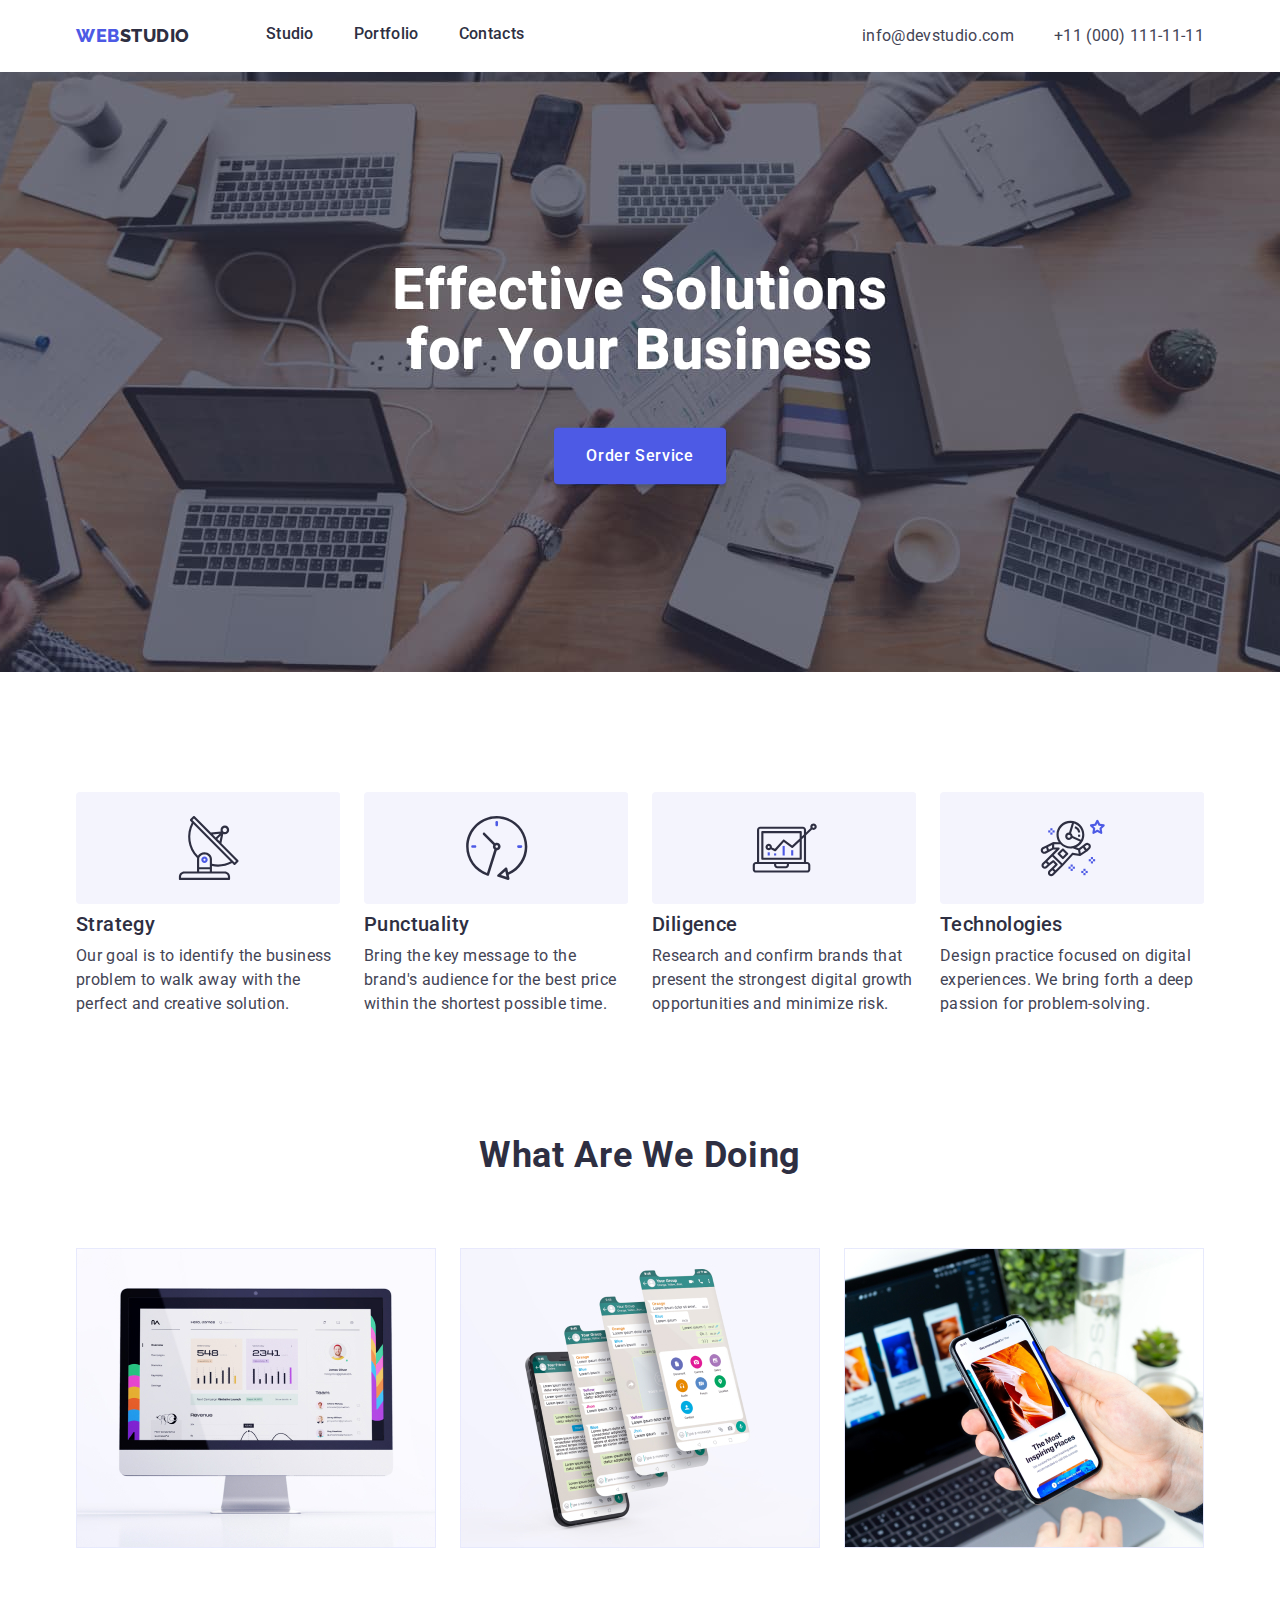
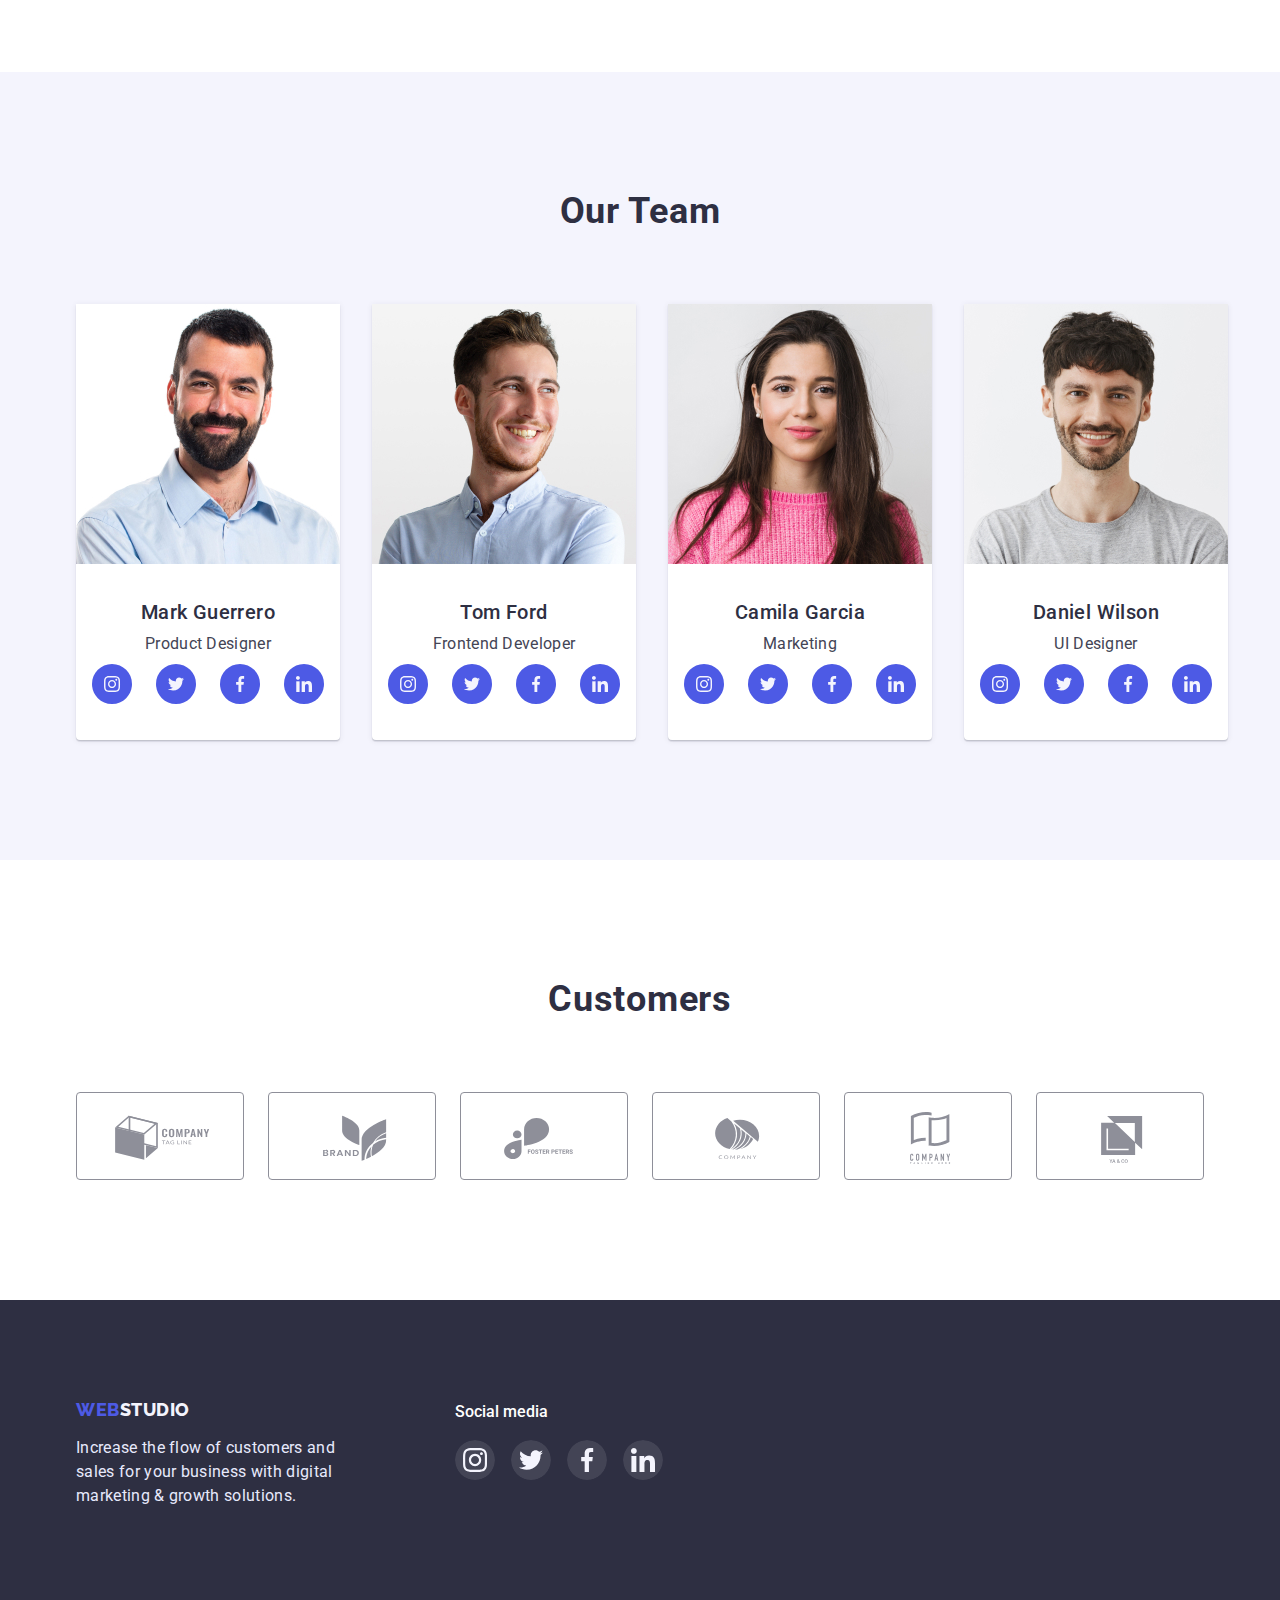
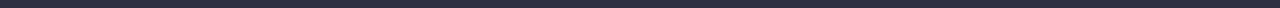
<file: index.html>
<!DOCTYPE html>
<html lang="en">
  <head>
    <meta charset="UTF-8" />
    <meta http-equiv="X-UA-Compatible" content="IE=edge" />
    <meta name="viewport" content="width=device-width, initial-scale=1.0" />
    <title>Document</title>
    <link
      href="https://fonts.googleapis.com/css2?family=Raleway:wght@800&family=Roboto:wght@400;500;700;900&display=swap"
      rel="stylesheet"
    />
 <link rel="stylesheet" href="https://cdnjs.cloudflare.com/ajax/libs/modern-normalize/1.1.0/modern-normalize.min.css ">
 <link rel="stylesheet" href="./css/styles.css" />
  </head>
  <body>
    <!-- Шапка -->
    <header>
      <div class="container header-box">
      <a href="./" class="logo link"
        ><span class="logo-web">WEB</span
        ><span class="logo-studio">STUDIO</span></a
      >
      <nav>
        <ul class="site-nav list">
          <li><a href="./index.html" class="nav-link link">Studio</a></li>
          <li>
            <a href="./portfolio.html" class="nav-link link">Portfolio</a>
          </li>
          <li><a href="" class="nav-link link">Contacts</a></li>
        </ul>
      </nav>
      <ul class="site-contacts list">
        <li>
          <a href="mailto:info@devstudio.com" class="contacts-link link"
            >info@devstudio.com</a
          >
        </li>
        <li>
          <a href="tel:+110001111111" class="contacts-link link"
            >+11 (000) 111-11-11</a
          >
        </li>
      </ul>
    </div>
    </header>
    <main>
      <!-- Главный заголовок -->
      <section class="hero" >
        <div class="container">
        <h1 class="hero-title">Effective Solutions <br> for Your Business</h1>
        <button type="button" class="hero-button">Order Service</button>
      </section>
      <!-- Скилы -->
      <section class="skills">
        <div class="container skills-box">
        <h2 hidden>Beneficiary</h2>
        <ul class="skills-list list">
          <li class="strategy-icon">
            <div class="skills-thumb">
              <svg  class="skills-icon">
                <use href="./images/icons.svg#icon-one"></use>
            </svg>
            </div>
            <h3 class="skills-title">Strategy</h3>
            <p class="skills-text">
              Our goal is to identify the business problem to walk away with the
              perfect and creative solution.
            </p>
          </li>
          <li class="punctuality-icon">
            <div class="skills-thumb">
              <svg class="skills-icon">
                <use href="./images/icons.svg#icon-two"></use>
            </svg>
            </div>
            <h3 class="skills-title">Punctuality</h3>
            <p class="skills-text">
              Bring the key message to the brand's audience for the best price
              within the shortest possible time.
            </p>
          </li>
          <li class="diligence-icon">
            <div class="skills-thumb">
              <svg class="skills-icon">
                <use href="./images/icons.svg#icon-three"></use>
            </svg>
            </div>
            <h3 class="skills-title">Diligence</h3>
            <p class="skills-text">
              Research and confirm brands that present the strongest digital
              growth opportunities and minimize risk.
            </p>
          </li>
          <li class="technologies-icon">
            <div class="skills-thumb">
              <svg class="skills-icon">
                <use href="./images/icons.svg#icon-four"></use>
            </svg>
            </div>
            <h3 class="skills-title">Technologies</h3>
            <p class="skills-text">
              Design practice focused on digital experiences. We bring forth a
              deep passion for problem-solving.
            </p>
          </li>
        </ul>
      </div>
      </section>
      <!-- What are we doing -->
      <section class="presentation">
        <div class="container">
        <h2 class="presentation-title">What are we doing</h2>
        <ul class="list presentation-list">
          <li>
            <img src="./images/img.jpg" alt="foto" width="360" height="300" />
          </li>
          <li>
            <img src="./images/img1.jpg" alt="foto" width="360" height="300" />
          </li>
          <li>
            <img src="./images/img2.jpg" alt="foto" width="360" height="300" />
          </li>
        </ul>
      </div>
      </section>
      <section class="team">
        <div class="container">
        <h2 class="team-hero">Our Team</h2>
        <ul class="team-list list">
          <li class="working-list">
            <img src="./images/mark.jpg" alt="foto" width="264" height="260" />
            <div class="card">
              <h3 class="team-title">Mark Guerrero</h3>
              <p class="team-text">Product Designer</p>
              <ul class="social-list list">
                <li class="team-social">
                  <a href="">
                   <svg class="icon">
                   <use href="./images/icons.svg#instagram"></use>
                 </svg>
               </a>
               </li>
               <li class="team-social">
                   <a href="">
                       <svg class="icon">
                           <use href="./images/icons.svg#twiter"></use>
                       </svg>
                   </a>
               </li>
               <li class="team-social">
                   <a href="">
                       <svg class="icon">
                           <use href="./images/icons.svg#facebook"></use>
                       </svg>
                   </a>
               </li>
               <li class="team-social">
                   <a href="">
                       <svg class="icon">
                           <use href="./images/icons.svg#in"></use>
                         </svg>
                   </a>
               </li>
              </ul>
            </div>
          </li>
          <li class="working-list">
            <img src="./images/tom.jpg" alt="foto" width="264" height="260"/>
            <div class="card">
              <h3 class="team-title">Tom Ford</h3>
              <p class="team-text">Frontend Developer</p>
              <ul class="social-list list">
                <li class="team-social">
                  <a href="">
                   <svg class="icon">
                   <use href="./images/icons.svg#instagram"></use>
                 </svg>
               </a>
               </li>
               <li class="team-social">
                   <a href="">
                       <svg class="icon">
                           <use href="./images/icons.svg#twiter"></use>
                       </svg>
                   </a>
               </li>
               <li class="team-social">
                   <a href="">
                       <svg class="icon">
                           <use href="./images/icons.svg#facebook"></use>
                       </svg>
                   </a>
               </li>
               <li class="team-social">
                   <a href="">
                       <svg class="icon">
                           <use href="./images/icons.svg#in"></use>
                         </svg>
                   </a>
               </li>
              </ul>
            </div>
          </li>
          <li class="working-list">
            <img src="./images/camila.jpg" alt="foto"width="264" height="260"/>
           <div class="card">
            <h3 class="team-title">Camila Garcia</h3>
            <p class="team-text">Marketing</p>
            <ul class="social-list list">
              <li class="team-social">
                <a href="">
                 <svg class="icon">
                 <use href="./images/icons.svg#instagram"></use>
               </svg>
             </a>
             </li>
             <li class="team-social">
                 <a href="">
                     <svg class="icon">
                         <use href="./images/icons.svg#twiter"></use>
                     </svg>
                 </a>
             </li>
             <li class="team-social">
                 <a href="">
                     <svg class="icon">
                         <use href="./images/icons.svg#facebook"></use>
                     </svg>
                 </a>
             </li>
             <li class="team-social">
                 <a href="">
                     <svg class="icon">
                         <use href="./images/icons.svg#in"></use>
                       </svg>
                 </a>
             </li>
            </ul>
           </div>
          </li>
          <li class="working-list">
            <img src="./images/daniel.jpg"alt="foto"width="264"height="260"/>
            <div class="card" class="working-list">
              <h3 class="team-title">Daniel Wilson</h3>
              <p class="team-text">UI Designer</p>
              <ul class="social-list list">
                <li class="team-social">
                    <a href="">
                     <svg class="icon">
                     <use href="./images/icons.svg#instagram"></use>
                   </svg>
                 </a>
                 </li>
                 <li class="team-social">
                     <a href="">
                         <svg class="icon">
                             <use href="./images/icons.svg#twiter"></use>
                         </svg>
                     </a>
                 </li>
                 <li class="team-social">
                     <a href="">
                         <svg class="icon">
                             <use href="./images/icons.svg#facebook"></use>
                         </svg>
                     </a>
                 </li>
                 <li class="team-social">
                     <a href="">
                         <svg class="icon">
                             <use href="./images/icons.svg#in"></use>
                           </svg>
                     </a>
                 </li>
              </ul>
            </div> 
          </li>
        </ul>
      </div>
      </section>
      <section class="costumers">
        <div class="container">
      <h2 class="costumers-title">Customers</h2>
<ul class="costomers-list list">
  <li class="costomers-li">
    <a href="" class="costomers-link">
<svg class="costomers-icon">
  <use href="./images/icons.svg#client-six"></use>
</svg>
    </a>
  </li>
  <li>
    <a href="" class="costomers-link">
<svg class="costomers-icon">
  <use href="./images/icons.svg#client-five"></use>
</svg>
    </a></li>
  <li>
    <a href="" class="costomers-link">
<svg class="costomers-icon">
  <use href="./images/icons.svg#client-four"></use>
</svg>
    </a>
  </li>
  <li>
    <a href="" class="costomers-link">
<svg class="costomers-icon">
  <use href="./images/icons.svg#client-three"></use>
</svg>
    </a>
  </li>
  <li>
    <a href="" class="costomers-link">
<svg class="costomers-icon">
  <use href="./images/icons.svg#client-two"></use>
</svg>
    </a>
  </li>
  <li>
    <a href="" class="costomers-link">
<svg class="costomers-icon">
  <use href="./images/icons.svg#client-one"></use>
</svg>
    </a>
  </li>
</ul>
    </div>
      </section>
    </main>
    <footer class="footer">
      <div class="container footer-box">
        <div>
      <a href="./" class="footer-logo link"
        ><span class="footer-web">WEB</span
        ><span class="footer-studio">STUDIO</span></a
      >
      <p class="footer-text">
        Increase the flow of customers and <br />
        sales for your business with digital <br />
        marketing & growth solutions.
      </p>
    </div>
    <div>
    <h2 class="footer-title">Social media</h2>
    <ul class="social-footer list">
      <li><a href="" class="link">
        <svg class="footer-icon">
          <use href="./images/icons.svg#footer-instagram"></use>
        </svg>
      </a>
      </li>
      <li><a href="">
        <svg class="footer-icon">
          <use href="./images/icons.svg#footer-twiter"></use>
        </svg>
      </a>
      </li>
      <li><a href="">
        <svg class="footer-icon">
          <use href="./images/icons.svg#footer-facebook"></use>
        </svg>
      </a>
      </li>
      <li><a href="">
        <svg class="footer-icon">
          <use href="./images/icons.svg#footer-in"></use>
        </svg>
      </a>
      </li>
    </ul>
  </div>
    </div>
    </footer>
  </body>
</html>
</file>
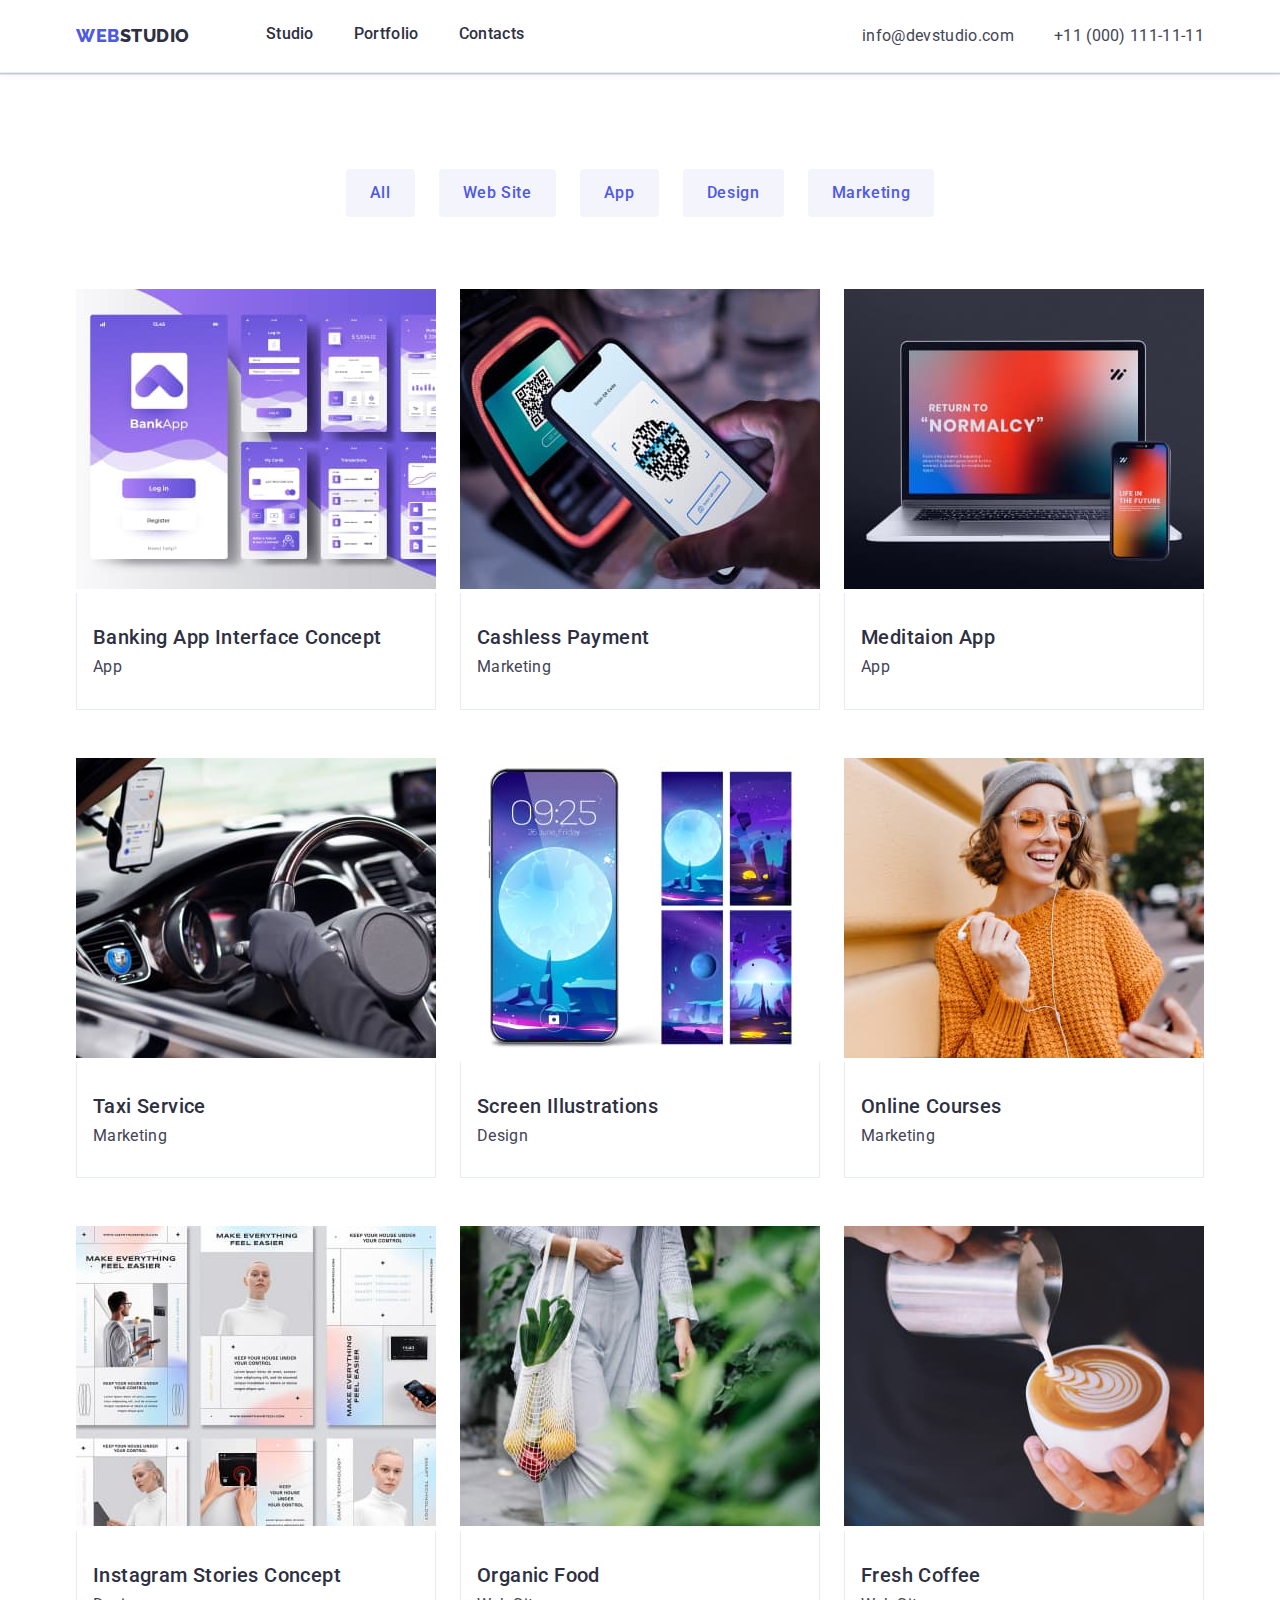
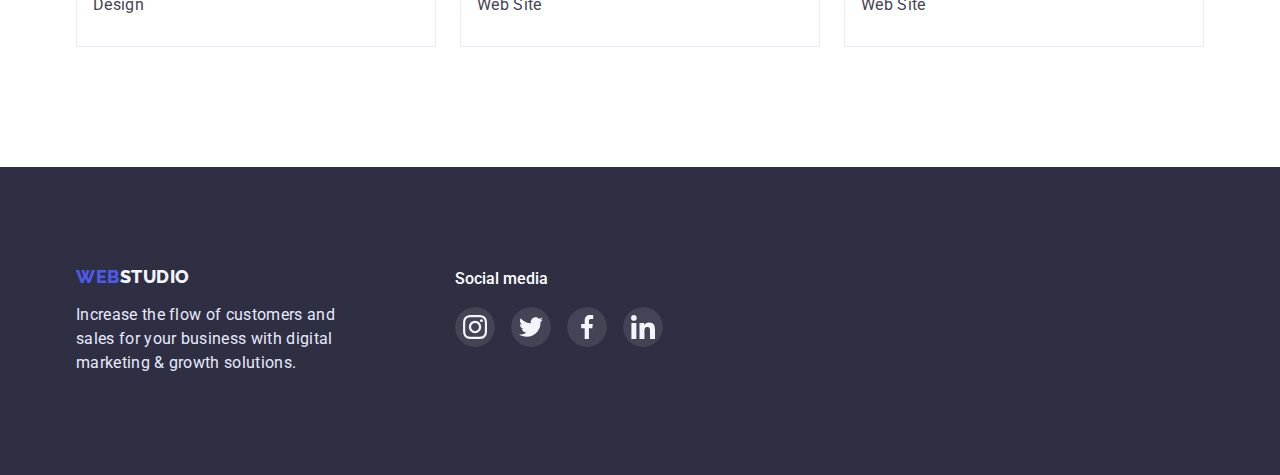
<file: portfolio.html>
<!DOCTYPE html>
<html lang="en">
  <head>
    <meta charset="UTF-8" />
    <meta http-equiv="X-UA-Compatible" content="IE=edge" />
    <meta name="viewport" content="width=device-width, initial-scale=1.0" />
    <title>Document</title>
    <link
      href="https://fonts.googleapis.com/css2?family=Raleway:wght@800&family=Roboto:wght@400;500;700;900&display=swap"
      rel="stylesheet"
    />
    <link
      rel="stylesheet"
      href="https://cdnjs.cloudflare.com/ajax/libs/modern-normalize/1.1.0/modern-normalize.min.css"
    />
    <link rel="stylesheet" href="./css/styles.css" />
  </head>
  <body>
    <!-- Шапка -->
    <header class="header">
      <div class="container header-box">
      <a href="./" class="logo link"
        ><span class="logo-web">WEB</span
        ><span class="logo-studio">STUDIO</span></a
      >
      <nav>
        <ul class="site-nav list">
          <li><a href="./index.html" class="nav-link link">Studio</a></li>
          <li>
            <a href="./portfolio.html" class="nav-link link">Portfolio</a>
          </li>
          <li><a href="" class="nav-link link">Contacts</a></li>
        </ul>
      </nav>
      <ul class="site-contacts list">
        <li>
          <a href="mailto:info@devstudio.com" class="contacts-link link"
            >info@devstudio.com</a
          >
        </li>
        <li>
          <a href="tel:+110001111111" class="contacts-link link"
            >+11 (000) 111-11-11</a
          >
        </li>
      </ul>
    </div>
    </header>
    <main>
      <section class="porfolio-main">
        <div class="container">
        <h1 hidden>List of works</h1>
        <ul class="filters-list list">
          <li class="item">
            <button type="button" class="filters-button button">All</button>
          </li>
          <li class="item">
            <button type="button" class="filters-button button">Web Site</button>
          </li>
          <li class="item">
            <button type="button" class="filters-button button">App</button>
          </li>
          <li class="item">
            <button type="button" class="filters-button button">Design</button>
          </li>
          <li class="item">
            <button type="button" class="filters-button button"> Marketing</button>
          </li>
        </ul>
      </div>
      <div class="container">
        <ul class="portfolio-list list">
          <li class="porfolio-li">
            <a href="" class="portfolio-link link">
              <img src="./images/portfoliofoto2.jpg"alt="photo of works"width="360"height="300"/>
              <div class="portfolio-box">
                <h2 class="portfolio-title">Banking App Interface Concept</h2>
                <p class="portfolio-text">App</p>
              </div>
            </a>
          </li>
          <li class="porfolio-li">
            <a href="" class="portfolio-link link">
              <img src="./images/portfolio1.jpg"alt="photo of works"width="360"height="300"/>
              <div class="portfolio-box">              
                <h2 class="portfolio-title">Cashless Payment</h2>
                <p class="portfolio-text">Marketing</p>
              </div>
            </a>
          </li>
          <li class="porfolio-li">
            <a href="" class="portfolio-link link">
              <img
                src="./images/portfoliofoto.jpg"
                alt="photo of works"
                width="360"
                height="300"
              />
              <div class="portfolio-box">              
                <h2 class="portfolio-title">Meditaion App</h2>
                <p class="portfolio-text">App</p>
              </div>
            </a>
          </li>
          <li class="porfolio-li">
            <a href="" class="portfolio-link link">
              <img
                src="./images/portfoliofoto3.jpg"
                alt="photo of works"
                width="360"
                height="300"
              />
              <div class="portfolio-box">              
                <h2 class="portfolio-title">Taxi Service</h2>
                <p class="portfolio-text">Marketing</p>
              </div>
            </a>
          </li>
          <li class="porfolio-li">
            <a href="" class="portfolio-link link">
              <img
                src="./images/portfoliofoto4.jpg"
                alt="photo of works"
                width="360"
                height="300"
              />
              <div class="portfolio-box">              
                <h2 class="portfolio-title">Screen Illustrations</h2>
                <p class="portfolio-text">Design</p>
              </div>
            </a>
          </li>
          <li class="porfolio-li">
            <a href="" class="portfolio-link link">
              <img
                src="./images/portfoliofoto5.jpg"
                alt="photo of works"
                width="360"
                height="300"
              />
              <div class="portfolio-box">              
                <h2 class="portfolio-title">Online Courses</h2>
                <p class="portfolio-text">Marketing</p>
              </div>
            </a>
          </li>
          <li class="porfolio-li">
            <a href="" class="portfolio-link link">
              <img
                src="./images/portfoliofoto6.jpg"
                alt="photo of works"
                width="360"
                height="300"
              />
              <div class="portfolio-box">
              <h2 class="portfolio-title">Instagram Stories Concept</h2>
              <p class="portfolio-text">Design</p>
            </div>
            </a>
          </li>
          <li class="porfolio-li">
            <a href="" class="portfolio-link link">
              <img
                src="./images/portfoliofoto7.jpg"
                alt="photo of works"
                width="360"
                height="300"
              />
            <div class="portfolio-box">
              <h2 class="portfolio-title">Organic Food</h2>
              <p class="portfolio-text">Web Site</p>
            </div>
            </a>
          </li>
          <li class="porfolio-li">
            <a href="" class="portfolio-link link">
              <img
                src="./images/portfoliofoto8.jpg"
                alt="photo of works"
                width="360"
                height="300"
              />
            <div class="portfolio-box">
              <h2 class="portfolio-title">Fresh Coffee</h2>
              <p class="portfolio-text">Web Site</p>
            </div>
            </a>
          </li>
        </ul>
      </div>
      </section>
    </main>
    <footer class="footer">
      <div class="container footer-box">
        <div>
      <a href="./" class="footer-logo link"
        ><span class="footer-web">WEB</span
        ><span class="footer-studio">STUDIO</span></a
      >
      <p class="footer-text">
        Increase the flow of customers and <br />
        sales for your business with digital <br />
        marketing & growth solutions.
      </p>
    </div>
    <div>
    <h2 class="footer-title">Social media</h2>
    <ul class="social-footer list">
      <li><a href="" class="link">
        <svg class="footer-icon">
          <use href="./images/icons.svg#footer-instagram"></use>
        </svg>
      </a>
      </li>
      <li><a href="">
        <svg class="footer-icon">
          <use href="./images/icons.svg#footer-twiter"></use>
        </svg>
      </a>
      </li>
      <li><a href="">
        <svg class="footer-icon">
          <use href="./images/icons.svg#footer-facebook"></use>
        </svg>
      </a>
      </li>
      <li><a href="">
        <svg class="footer-icon">
          <use href="./images/icons.svg#footer-in"></use>
        </svg>
      </a>
      </li>
    </ul>
  </div>
    </div>
    </footer>
</html>
</file>
<file: css/styles.css>
/* основной цвет #434455  */
/* вторичный цвет #2E2F42 */
/*цвет кнопок и ховера с фокусом #4D5AE5 */
/* цвет героя #FFFFFF */

html {
  box-sizing: border-box;
}

*,
*::before,
*::after {
  box-sizing: inherit;
}

:root {
  --primery-text-color: #434455;
  --accent-color: #4d5ae5;
}

.container {
  width: 1158px;
  margin-left: auto;
  margin-right: auto;
  padding: 0 15px;
}

.list {
  list-style: none;
  margin: 0;
  padding: 0;
}
.link {
  text-decoration: none;
}
.button {
padding: 12px 24px;
  border-radius: 4px;
  border: none;
  cursor: pointer;
  font-family: "Roboto";
  font-style: normal;
  font-weight: 500;
  font-size: 16px;
  line-height: 1.5;
}
body {
  background-color: #ffffff;
  font-family: "Roboto";
}

h1 h2 h3 h4 h5 h6 {
  margin: 0;
  padding: 0;
}

p {
  padding: 0;
margin: 0;}

/* Header */

.header {
  border-bottom: 1px solid #E7E9FC;
box-shadow: 0px 2px 1px rgba(46, 47, 66, 0.08), 0px 1px 1px rgba(46, 47, 66, 0.16), 0px 1px 6px rgba(46, 47, 66, 0.08);}

.header-box {
  display: flex;

}

/* logo */
.logo {
  padding-top: 24px;
  padding-bottom: 24px;
  margin: 0;
}

.logo-web {
  color: #4d5ae5;
  font-family: "Raleway";
  font-style: normal;
  font-weight: 800;
  font-size: 18px;
  line-height: 1.3;
  letter-spacing: 0.03em;
}

.logo-studio {
  color: #2e2f42;
  font-family: "Raleway";
  font-style: normal;
  font-weight: 800;
  font-size: 18px;
  line-height: 1.3;
  letter-spacing: 0.03em;
}

/* site-nav */
.site-nav {
  display: flex;
  gap: 40px;
  margin-left: 76px;
  padding-top: 24px;
  padding-bottom: 24px;
}
.nav-link {
  color: #2e2f42;
  font-family: "Roboto";
  font-style: normal;
  font-weight: 500;
  font-size: 16px;
  line-height: 1.3;
  letter-spacing: 0.02em;
}
.nav-link:hover,
.nav-link:focus {
  color: #404bbf;
}
.site-contacts {
  display: flex;
  gap: 40px;
  margin-left: auto;
  padding-top: 24px;
  padding-bottom: 24px;
}
.contacts-link {
  color: #434455;
  font-family: "Roboto";
  font-style: normal;
  font-weight: 400;
  font-size: 16px;
  line-height: 1.5;
  letter-spacing: 0.02em;
}
.contacts-link:hover,
.contacts-link:focus {
  color: #404bbf;
}

/* MAIN */

/* Main Studio */

/* hero */

.hero {
  margin-left: auto;
  margin-right: auto;
  max-width: 1440px;
  height: 600px;
  background-color: #2e2f42;
  background-image:url(../images/hero\ image\ \(1\).jpg);
  background-repeat: no-repeat;
  background-position: center;
  background-size: cover;
  object-fit: fill;
  text-align: center;
  padding: 188px 0;
}
.hero-title {
  margin-bottom: 48px;
  margin-top: 0;
  color: #ffffff;
  font-family: "Roboto";
  font-style: normal;
  font-weight: 700;
  font-size: 56px;
  line-height: 1.07;
  letter-spacing: 0.02em;
}

.hero-button {

  padding: 16px 32px;
  border-radius: 4px;
  color: #ffffff;
  background-color: #4d5ae5;
  font-family: 'Roboto';
  font-weight: 500;
  font-size: 16px;
  border: none;
  line-height: 1.5;
  letter-spacing: 0.04em;
}
.hero-button:hover,
.hero-button:focus {
  background-color: #404bbf;
  color: #ffffff;
}

/* skills */
.skills {
  padding: 120px 0;
}
.skills-thumb{
  display: flex;
  justify-content: center;
  align-items: center;
  width: 264px;
  height: 112px;
  background-color:#F4F4FD ;
  border-radius: 4px;
  }

  .skills-icon {
    width: 264px;
  height: 112px;
  }



/* .strategy-icon::before {
display: block;
content:"" ;
height: 112px;
background-image:
url(../images/antenna\ 1.jpg) ;

background-repeat: no-repeat;
background-position: center;
background-color: #F4F4FD;
margin-bottom: 8px;
margin-top: 0;
padding: 24px 100px;} */


/* .punctuality-icon::before {
  display: block;
  content:"" ;
  height: 112px;
  background-image:
  url(../images/clock\ 1.jpg) ;
  
  background-repeat: no-repeat;
  background-position: center;
  background-color: #F4F4FD;
  margin-bottom: 8px;
  margin-top: 0;
  padding: 24px 100px;
} */

/* .diligence-icon::before {
  display: block;
  content:"" ;
  height: 112px;
  background-image:
  url(../images/diagram\ 1.jpg) ;
  
  background-repeat: no-repeat;
  background-position: center;
  background-color: #F4F4FD;
  margin-bottom: 8px;
  margin-top: 0;
  padding: 24px 100px;
}

.technologies-icon::before {
  display: block;
  content:"" ;
  height: 112px;
  background-image:
  url(../images/astronaut\ 1.jpg) ;
  
  background-repeat: no-repeat;
  background-position: center;
  background-color: #F4F4FD;
  margin-bottom: 8px;
  margin-top: 0;
  padding: 24px 100px;
} */


.skills-list {
  display: flex;
  gap: 24px;
  vertical-align: middle;
}


.skills-title {
  margin-bottom: 8px;
  margin-top: 8px;
  color: #2e2f42;
  font-family: "Roboto";
  font-style: normal;
  font-weight: 500;
  font-size: 20px;
  line-height: 1.2;
  letter-spacing: 0.02em;
}

.skills-text {
  margin: 0;
  color: #434455;
  font-family: "Roboto";
  font-style: normal;
  font-weight: 400;
  font-size: 16px;
  line-height: 1.5;
  letter-spacing: 0.02em;
}

/* What are we doing  */
.presentation {
 padding-bottom: 120px;
}
.presentation-title {
  margin-top: 0;
  margin-bottom: 72px;
  color: #2e2f42;
  font-family: "Roboto";
  font-style: normal;
  font-weight: 700;
  font-size: 36px;
  line-height: 1.1;
  text-align: center;
  letter-spacing: 0.02em;
  text-transform: capitalize;
}
.presentation-list {
  display: flex;
  gap: 24px;
}

/* team */
.team {
  background: #f4f4fd;
  padding: 120px 0;
}

.card {
padding: 32px 16px;
text-align: center;
}

.working-list {
  background-color: #ffffff;
  box-shadow: 0px 1px 6px rgba(46, 47, 66, 0.08), 0px 1px 1px rgba(46, 47, 66, 0.16), 0px 2px 1px rgba(46, 47, 66, 0.08);
 border-radius: 0px 0px 4px 4px;}


.team-hero {
  margin-bottom: 72px;
  margin-top: 0;

  color: #2e2f42;
  font-family: "Roboto";
  font-style: normal;
  font-weight: 700;
  font-size: 36px;
  line-height: 1.1;
  text-align: center;
  letter-spacing: 0.02em;
  text-transform: capitalize;
}

.team-title {
  margin-bottom: 8px;
  margin-top: 0;
  color: #2e2f42;
  font-family: "Roboto";
  font-style: normal;
  font-weight: 500;
  font-size: 20px;
  line-height: 1.2;
  letter-spacing: 0.02em;
}
.team-text {
 margin-top: 0;
 margin-bottom: 8px;
  color: #434455;
  font-family: "Roboto";
  font-style: normal;
  font-weight: 400;
  font-size: 16px;
  line-height: 1.5;
  letter-spacing: 0.02em;
}
.social-list{
display: flex;
gap: 24px;
}

.icon {
width: 40px;
height: 40px;
fill: #4d5ae5;}

.icon:hover {
fill:#404BBF;}




.team-social {
cursor: pointer;}

.team-list {
  display: flex;
  gap: 32px;
  
}

.foto {
  margin-bottom: 32px;
}



/* Customers */

.costumers {
padding: 120px 0;}

.costomers-link {
display: block;
justify-content: center;
text-align: center;
width: 168px;
height: 88px ;
color: #8e8f99;
border:1px solid #8e8f99;;
border-radius: 4px; ;
}

.costomers-link:hover,
.costomers-link:focus {
 color: #404BBF;
  border: 1px solid #404BBF ;}



.costumers-title {
text-align: center;
margin-bottom: 72px;
margin-top: 0;

color: #2E2F42;
font-family: 'Roboto';
font-style: normal;
font-weight: 700;
font-size: 36px;
line-height:1.1;
letter-spacing: 0.02em;
text-transform: capitalize;
}




.costomers-list{
display: flex;
gap: 24px;
margin-top: 0;
padding: 0;}


.costomers-icon {
width: 168px;
height: 88px ;
fill:currentColor ;
}












/* MAIN PORTFOLIO */
/* Header */

/* filters */
.porfolio-main {
padding-top: 96px;}



.filters-list {
  display: flex;
  gap: 24px;
  justify-content: center;
  margin-bottom: 72px;
  
}

.filters-button {
  background-color: #f4f4fd;
  color: #4d5ae5;
  font-family: "Roboto";
  font-style: normal;
  font-weight: 500;
  font-size: 16px;
  line-height: 1.5;
  letter-spacing: 0.04em;
}
.filters-button:hover,
.filters-button:focus {
  background: #404bbf;
  color: #ffffff;
  font-family: "Roboto";
  font-style: normal;
  font-weight: 500;
  font-size: 16px;
  line-height: 1.5;
  text-align: center;
  letter-spacing: 0.04em;
}
/* portfolio */

.portfolio-link {
text-decoration: none;
}

.porfolio-li:hover {
  box-shadow: 0px 1px 6px rgba(46, 47, 66, 0.08),
   0px 1px 1px rgba(46, 47, 66, 0.16), 0px 2px 1px
       rgba(46, 47, 66, 0.08);
}





.portfolio-box {
padding: 32px 16px;
border: 1px solid #E7E9FC;
border-top: none;}





.portfolio-list {
display: flex;
flex-wrap: wrap;
gap:48px 24px ;
margin-bottom: 120px;}



.portfolio-title {
  margin-top: 0;
  margin-bottom: 8px;
  color: #2e2f42;
  font-family: "Roboto";
  font-style: normal;
  font-weight: 500;
  font-size: 20px;
  line-height: 1.2;
  letter-spacing: 0.02em;
}

.portfolio-text {
  color: #434455;
  font-family: "Roboto";
  font-style: normal;
  font-weight: 400;
  font-size: 16px;
  line-height: 1.2;
  letter-spacing: 0.02em;
}



/* FOOTER */
.footer-box {
display: flex;
flex-direction:row;
}

.footer {
  align-items: flex-end;
  background-color: #2e2f42;
  padding: 100px 0;
}


/* logo */

.footer-logo {
  margin-bottom: 16px;
}

.footer-web {
  color: #4d5ae5;
  font-family: "Raleway";
  font-style: normal;
  font-weight: 800;
  font-size: 18px;
  line-height: 1.1;
  letter-spacing: 0.03em;
  text-transform: uppercase;
}

.footer-studio {
  color: #f4f4fd;
  font-family: "Raleway";
  font-style: normal;
  font-weight: 800;
  font-size: 18px;
  line-height: 1.1;
  letter-spacing: 0.03em;
  text-transform: uppercase;
}

.footer-text {
  
  margin-top: 16px;
  color: #e7e9fc;
  font-family: "Roboto";
  font-style: normal;
  font-weight: 400;
  font-size: 16px;
  line-height: 1.5;
  letter-spacing: 0.02em;
}

.footer-title {
  margin-top: 0;
  margin-bottom: 16px;
  margin-left: 120px;
  font-family: 'Roboto';
  font-style: normal;
  font-weight: 500;
  font-size: 16px;
  line-height: 1.5;
color: #FFFFFF;}


.social-footer {
display: flex;
gap: 16px;
margin-left: 120px;}

.footer-icon {
width: 40px;
height:40px ;
fill: #f4f4fd;
border-radius: 50%;
}

.footer-icon:hover , focus {
background-color: #31D0AA;
border-radius: 50%;


}
</file>
